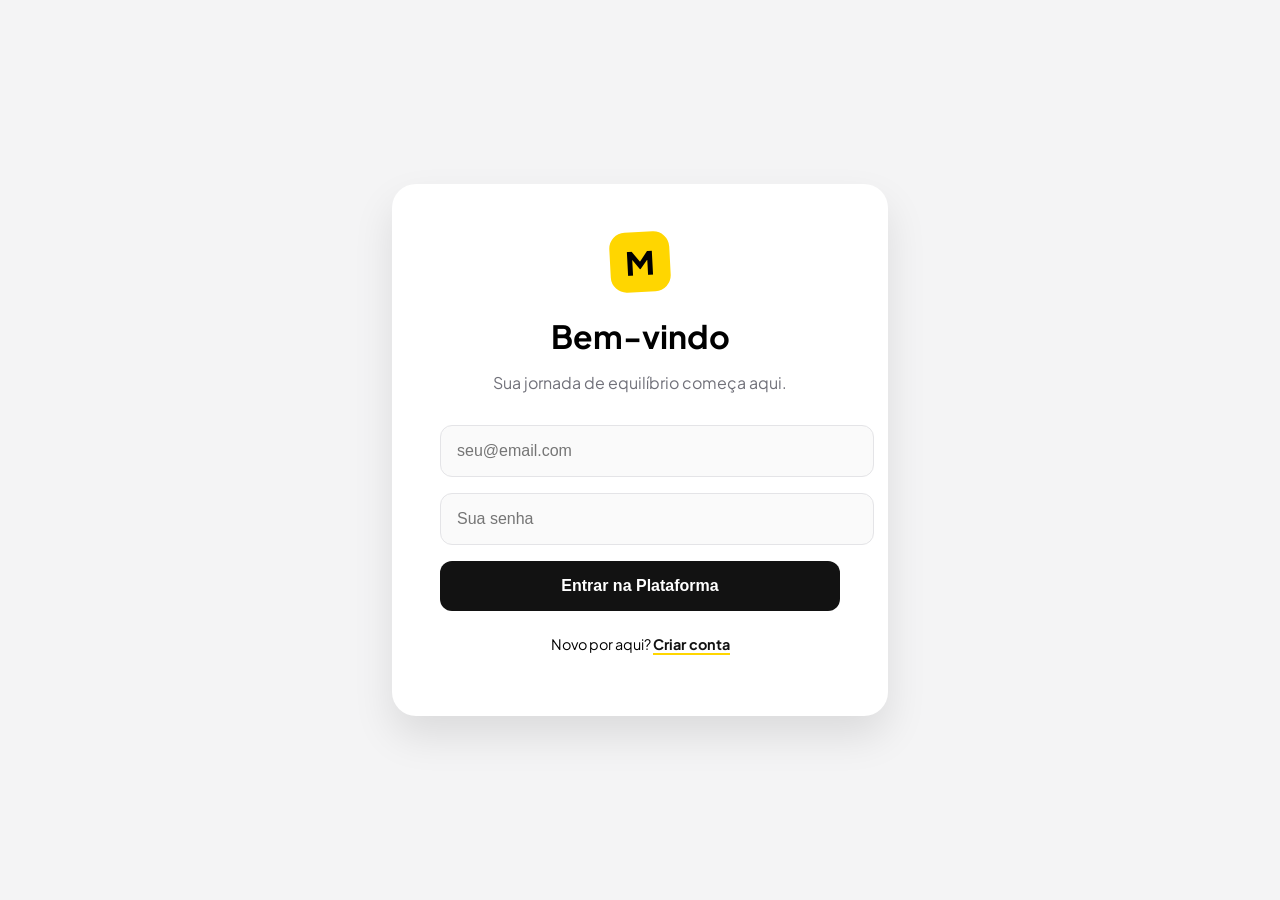
<file: index.html>
<!DOCTYPE html>
<html lang="pt-BR">
  <head>
    <meta charset="UTF-8" />
    <meta name="viewport" content="width=device-width, initial-scale=1.0" />
    <title>MindWell | Bem-estar Gamificado</title>
    <link rel="stylesheet" href="home.css" />
    <link href="https://fonts.googleapis.com/css2?family=Plus+Jakarta+Sans:wght@400;600;800&display=swap" rel="stylesheet" />
  </head>
  <body>
    <!-- LAYER ZEN -->
    <div id="zen-layer">
      <div class="zen-circle"></div>
      <h2 style="margin-top: 3rem; font-weight: 300">Inspire... Expire...</h2>
      <button class="btn-icon" style="margin-top: 2rem; border: 1px solid white; color: white" onclick="toggleZenMode()">Sair do Refúgio</button>
    </div>

    <!-- MODAL & TOASTS -->
    <div id="modal-overlay" class="overlay"><div id="modal-content" class="modal-box"></div></div>
    <div id="toast-container"></div>

    <!-- HEADER -->
    <header class="dashboard-header">
      <div class="brand">
        <!-- ESPAÇO PARA LOGO -->
        <div class="logo-container">
          <!-- Substitua o src pela URL da sua logo real -->
          <img src="cabe.png"Logo" class="logo-img" />
        </div>
        <span class="brand-text">MindWell</span>
      </div>
      <div class="nav-actions">
        <button class="btn-icon" onclick="toggleDarkMode()">🌗</button>
        <div class="user-avatar-container" onclick="openShop()" title="Abrir Loja">
          <div class="user-avatar">U</div>
          <div class="avatar-accessory" id="avatar-accessory-header"></div>
        </div>
        <button class="btn-icon" id="logout-btn">🚪</button>
      </div>
    </header>

    <div class="main-wrapper">
      <!-- COLUNA ESQUERDA (Reflexão) -->
      <div class="sidebar-left">
        <!-- MOOD PIXEL -->
        <div class="card">
          <div class="card-title">📅 Calendário de Humor</div>
          <p style="font-size: 0.8rem; color: var(--text-muted); margin-bottom: 10px">Registre como foi seu dia.</p>
          <div id="mood-grid" class="mood-grid"></div>
          <div style="display: flex; justify-content: space-between; font-size: 0.7rem; margin-top: 5px; opacity: 0.6"><span>😐 Neutro</span><span>😄 Bom</span></div>
        </div>

        <!-- CÁPSULA -->
        <div class="card" style="margin-top: 2rem">
          <div class="card-title">💌 Cápsula do Tempo</div>
          <textarea id="capsule-input" class="capsule-input" rows="3" placeholder="Um recado para o futuro..."></textarea>
          <button class="btn-main" onclick="createCapsule()">Selar Mensagem</button>
          <div id="capsule-list" class="capsule-list"></div>
        </div>

        <!-- NOVO: MENSAGENS AUTOMÁTICAS -->
        <div class="card" style="margin-top: 2rem; text-align: center; border-color: var(--primary)">
          <div class="card-title" style="justify-content: center">✨ Inspiração</div>
          <p id="auto-quote" class="quote-text">"Carregando motivação..."</p>
          <div class="quote-progress">
            <div class="quote-bar"></div>
          </div>
        </div>
      </div>

      <!-- COLUNA CENTRAL (Ação) -->
      <div class="main-feed">
        <!-- HERO -->
        <div class="hero-card">
          <div>
            <h1 style="font-size: 1.8rem; margin-bottom: 0.5rem">Olá, Usuário!</h1>
            <p>Vamos cuidar da sua mente hoje?</p>
            <div class="hero-stats">
              <div class="stat-box">
                <div style="font-size: 0.8rem; opacity: 0.7">Nível</div>
                <div class="value" id="display-level">1</div>
              </div>
              <div class="stat-box">
                <div style="font-size: 0.8rem; opacity: 0.7">XP Total</div>
                <div class="value" id="display-xp">0</div>
              </div>
            </div>
          </div>
          <div style="font-size: 4rem; opacity: 0.2">🏆</div>
        </div>

        <!-- MISSÕES -->
        <div class="card" style="margin-top: 2rem">
          <div class="card-title">🎯 Missões Diárias</div>
          <div id="mission-list" style="display: flex; flex-direction: column; gap: 10px"></div>
        </div>

        <!-- ATIVIDADES / ENERGIZAR -->
        <div class="card" style="margin-top: 2rem">
          <div class="card-title">⚡ Energizar e Focar</div>
          <div class="activities-grid">
            <div class="activity-card" onclick="openBreathingModal()">
              <span class="act-icon">🌬️</span>
              <span class="act-name">Respirar</span>
            </div>
            <div class="activity-card" onclick="openQuiz()">
              <span class="act-icon">🧠</span>
              <span class="act-name">Quiz</span>
            </div>
            <div class="activity-card" onclick="startFocusTimer()">
              <span class="act-icon">⏱️</span>
              <span class="act-name">Foco 1m</span>
            </div>
            <div class="activity-card" onclick="toggleZenMode()">
              <span class="act-icon">🧘</span>
              <span class="act-name">Modo Zen</span>
            </div>
          </div>
        </div>
      </div>

      <!-- COLUNA DIREITA (Social/Chat) -->
      <div class="sidebar-right">
        <!-- CHATBOT -->
        <div class="card chat-container">
          <div class="card-title">💬 MindBot</div>
          <div class="chat-history" id="chat-history"></div>
          <div class="chat-input-box">
            <input type="text" id="chat-input" class="chat-input" placeholder="Digite aqui..." autocomplete="off" />
            <button id="chat-send-btn" class="btn-icon" style="background: var(--primary); color: black">➤</button>
          </div>
        </div>

        <!-- LOJA -->
        <div class="card" style="margin-top: 2rem; cursor: pointer" onclick="openShop()">
          <div class="card-title">🛍️ Loja de XP</div>
          <p style="font-size: 0.9rem; color: var(--text-muted)">Personalize seu avatar.</p>
          <div style="margin-top: 10px; font-size: 2rem; text-align: center">🕶️ 👑 🌸</div>
        </div>
      </div>
    </div>

    <script src="home.js"></script>
  </body>
</html>
</file>
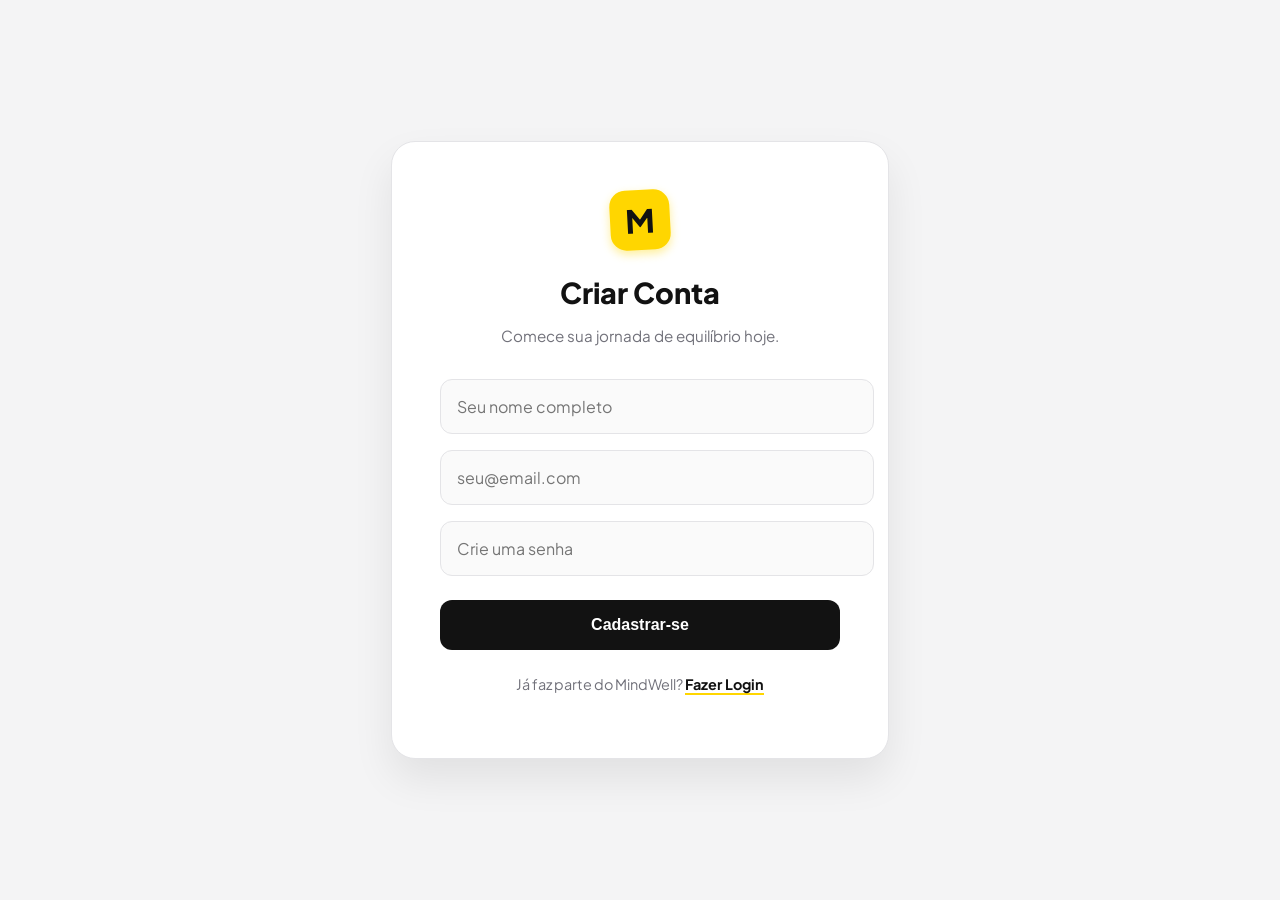
<file: cadastro.html>
<!DOCTYPE html>
<html lang="pt-BR">
  <head>
    <meta charset="UTF-8" />
    <meta name="viewport" content="width=device-width, initial-scale=1.0" />
    <title>Cadastro - MindWell</title>
    <link rel="stylesheet" href="cadastro.css" />
    <link href="https://fonts.googleapis.com/css2?family=Plus+Jakarta+Sans:wght@400;700;900&display=swap" rel="stylesheet" />
  </head>
  <body>
    <!-- Container para Alertas Animados -->
    <div id="toast-container"></div>

    <div class="auth-card">
      <!-- Logo Rotacionada -->
      <div class="logo">M</div>

      <h1 style="margin-bottom: 0.5rem">Criar Conta</h1>
      <p style="color: #71717a; margin-bottom: 2rem">Comece sua jornada de equilíbrio hoje.</p>

      <form id="register-form">
        <input type="text" id="reg-name" placeholder="Seu nome completo" required />
        <input type="email" id="reg-email" placeholder="seu@email.com" required />
        <input type="password" id="reg-password" placeholder="Crie uma senha" required />

        <button type="submit" class="btn">Cadastrar-se</button>
      </form>

      <p style="margin-top: 1.5rem; font-size: 0.9rem; color: #71717a">Já faz parte do MindWell? <a href="login.html">Fazer Login</a></p>
    </div>

    <script src="cadastro.js"></script>
  </body>
</html>
</file>
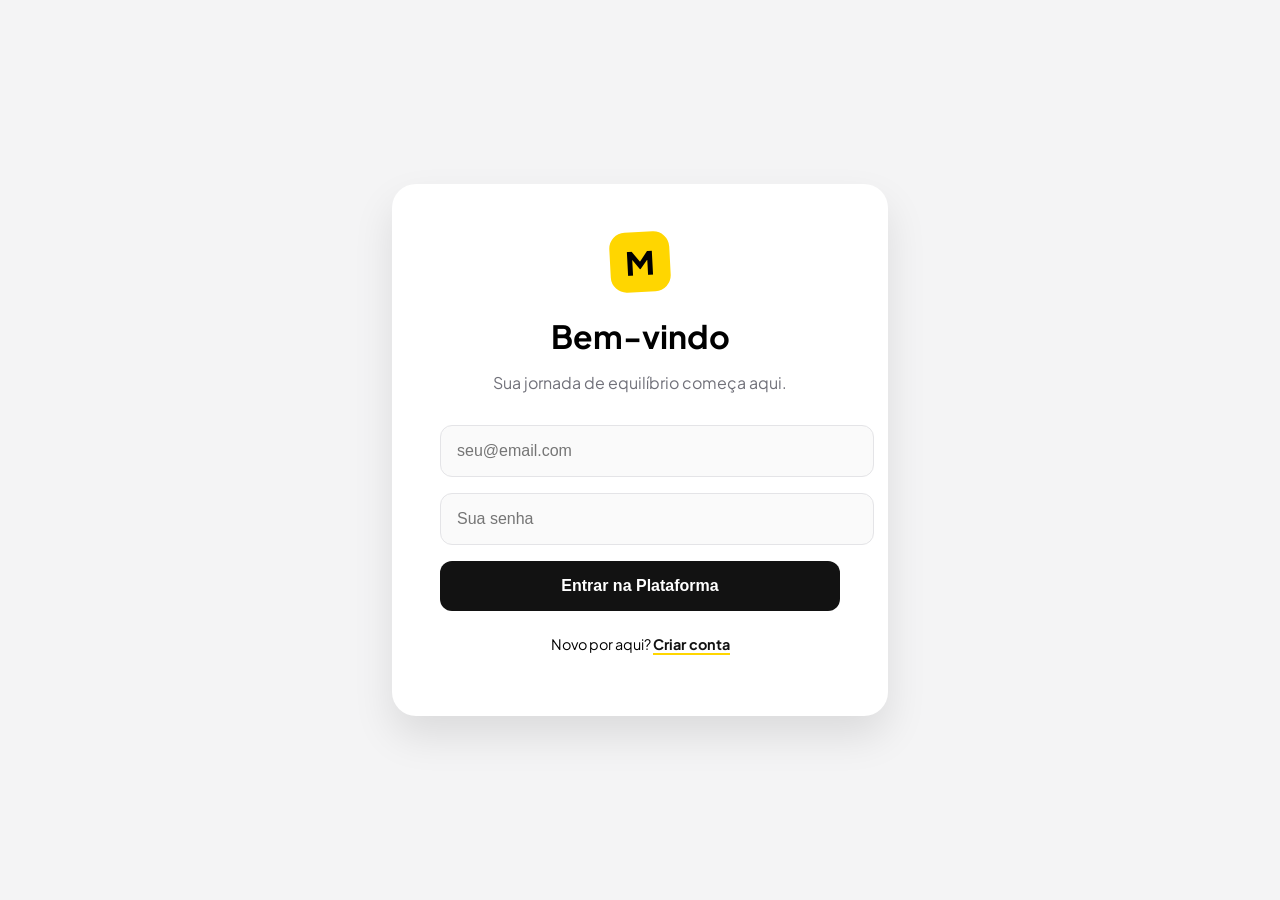
<file: login.html>
<!DOCTYPE html>
<html lang="pt-BR">
  <head>
    <meta charset="UTF-8" />
    <meta name="viewport" content="width=device-width, initial-scale=1.0" />
    <title>Login - MindWell</title>
    <link rel="stylesheet" href="login.css" />
    <link href="https://fonts.googleapis.com/css2?family=Plus+Jakarta+Sans:wght@400;700;900&display=swap" rel="stylesheet" />
  </head>
  <body>
    <div class="auth-card">
      <div class="logo">M</div>
      <h1 style="margin-bottom: 0.5rem">Bem-vindo</h1>
      <p style="color: #71717a; margin-bottom: 2rem">Sua jornada de equilíbrio começa aqui.</p>

      <form id="login-form">
        <input type="email" id="login-email" placeholder="seu@email.com" required />
        <input type="password" id="login-password" placeholder="Sua senha" required />
        <button type="submit" class="btn">Entrar na Plataforma</button>
      </form>

      <p style="margin-top: 1.5rem; font-size: 0.9rem">Novo por aqui? <a href="cadastro.html">Criar conta</a></p>
    </div>
    <script src="login.js"></script>
  </body>
</html>
</file>
<file: home.css>
:root {
  /* Paleta Premium */
  --primary: #ffd600;
  --primary-hover: #ffea00;
  --dark-surface: #121212;
  --dark-card: #1e1e1e;
  --light-surface: #f4f4f5;
  --light-card: #ffffff;

  /* Cores Funcionais */
  --success: #00e676;
  --danger: #ff1744;
  --text-main: #2d2d2d;
  --text-muted: #71717a;
  --border: #e4e4e7;
  --shadow: 0 4px 6px -1px rgba(0, 0, 0, 0.05);
  --glass: rgba(255, 255, 255, 0.7);
}

body.dark-mode {
  --bg-app: var(--dark-surface);
  --bg-card: var(--dark-card);
  --text-main: #ffffff;
  --text-muted: #a1a1aa;
  --border: #27272a;
}

* {
  margin: 0;
  padding: 0;
  box-sizing: border-box;
  font-family: "Plus Jakarta Sans", sans-serif;
  transition: all 0.25s ease;
}
body {
  background-color: var(--bg-app);
  color: var(--text-main);
  min-height: 100vh;
  overflow-x: hidden;
}

/* --- HEADER & LOGO --- */
.dashboard-header {
  position: sticky;
  top: 0;
  z-index: 50;
  background: var(--glass);
  backdrop-filter: blur(12px);
  padding: 1rem 2rem;
  display: flex;
  justify-content: space-between;
  align-items: center;
  border-bottom: 1px solid var(--border);
}
.brand {
  display: flex;
  align-items: center;
  gap: 12px;
}

/* Novo Estilo da Logo */
.logo-container {
  width: 40px;
  height: 40px;
  border-radius: 12px;
  overflow: hidden;
  display: flex;
  align-items: center;
  justify-content: center;
  background: var(--primary); /* Fallback se img falhar */
}
.logo-img {
  width: 100%;
  height: 100%;
  object-fit: cover;
}

.brand-text {
  font-size: 1.2rem;
  font-weight: 800;
  letter-spacing: -0.5px;
}
.nav-actions {
  display: flex;
  gap: 1rem;
  align-items: center;
}
.btn-icon {
  background: transparent;
  border: none;
  font-size: 1.2rem;
  padding: 8px;
  border-radius: 50%;
  cursor: pointer;
  color: var(--text-main);
}
.btn-icon:hover {
  background: rgba(0, 0, 0, 0.05);
}

/* --- MENSAGENS AUTOMÁTICAS --- */
.quote-text {
  font-size: 1rem;
  line-height: 1.5;
  font-style: italic;
  min-height: 80px;
  display: flex;
  align-items: center;
  justify-content: center;
  transition: opacity 0.5s ease-in-out;
  color: var(--text-main);
  font-weight: 500;
}
.quote-progress {
  width: 100%;
  height: 4px;
  background: rgba(0, 0, 0, 0.05);
  border-radius: 2px;
  overflow: hidden;
  margin-top: 10px;
}
.quote-bar {
  height: 100%;
  background: var(--primary);
  width: 0%;
  animation: progressLoad 8s linear infinite;
}

@keyframes progressLoad {
  0% {
    width: 0%;
  }
  100% {
    width: 100%;
  }
}

/* --- LAYOUT --- */
.main-wrapper {
  max-width: 1400px;
  margin: 0 auto;
  padding: 2rem;
  width: 100%;
  display: grid;
  grid-template-columns: 300px 1fr 350px;
  gap: 2rem;
  align-items: start;
}
@media (max-width: 1100px) {
  .main-wrapper {
    grid-template-columns: 1fr 350px;
  }
  .sidebar-left {
    display: none;
  }
}
@media (max-width: 800px) {
  .main-wrapper {
    grid-template-columns: 1fr;
    padding: 1rem;
  }
}

/* --- CARDS --- */
.card {
  background: var(--bg-card);
  border-radius: 24px;
  padding: 1.5rem;
  border: 1px solid var(--border);
  box-shadow: var(--shadow);
  position: relative;
  overflow: hidden;
}
.card-title {
  font-size: 1.1rem;
  font-weight: 700;
  margin-bottom: 1.2rem;
  display: flex;
  justify-content: space-between;
  align-items: center;
}

/* --- ELEMENTOS GERAIS (Mantidos) --- */
.activities-grid {
  display: grid;
  grid-template-columns: repeat(2, 1fr);
  gap: 1rem;
}
.activity-card {
  background: var(--bg-app);
  border: 1px solid var(--border);
  border-radius: 16px;
  padding: 1.2rem;
  cursor: pointer;
  text-align: center;
  transition: 0.2s;
  display: flex;
  flex-direction: column;
  align-items: center;
  justify-content: center;
}
.activity-card:hover {
  background: var(--primary);
  color: black;
  transform: translateY(-3px);
  border-color: var(--primary);
}
.act-icon {
  font-size: 2rem;
  margin-bottom: 0.5rem;
  display: block;
}
.act-name {
  font-weight: 700;
  font-size: 0.9rem;
}

.btn-main {
  background: var(--primary);
  color: black;
  padding: 12px;
  border-radius: 12px;
  border: none;
  font-weight: 700;
  width: 100%;
  cursor: pointer;
  box-shadow: 0 2px 5px rgba(0, 0, 0, 0.1);
}
.btn-main:hover {
  background: var(--primary-hover);
  transform: translateY(-2px);
}

/* Chatbot */
.chat-container {
  height: 400px;
  display: flex;
  flex-direction: column;
}
.chat-history {
  flex: 1;
  overflow-y: auto;
  padding: 1rem 0;
  display: flex;
  flex-direction: column;
  gap: 1rem;
  scrollbar-width: thin;
  scrollbar-color: var(--border) transparent;
}
.chat-bubble {
  max-width: 85%;
  padding: 12px 16px;
  border-radius: 18px;
  font-size: 0.95rem;
  line-height: 1.5;
  animation: popIn 0.3s ease;
  position: relative;
}
.bubble-bot {
  background: var(--bg-app);
  color: var(--text-main);
  align-self: flex-start;
  border-bottom-left-radius: 4px;
  border: 1px solid var(--border);
}
.bubble-user {
  background: var(--primary);
  color: black;
  align-self: flex-end;
  border-bottom-right-radius: 4px;
  font-weight: 600;
}
.chat-input-box {
  display: flex;
  gap: 10px;
  margin-top: 10px;
}
.chat-input {
  flex: 1;
  padding: 12px;
  border-radius: 12px;
  border: 1px solid var(--border);
  background: var(--bg-app);
  color: var(--text-main);
  outline: none;
}
.chat-input:focus {
  border-color: var(--primary);
}

/* Mood & Loja */
.mood-grid {
  display: grid;
  grid-template-columns: repeat(7, 1fr);
  gap: 6px;
}
.mood-cell {
  aspect-ratio: 1;
  border-radius: 6px;
  background: var(--bg-app);
  border: 1px solid var(--border);
  display: grid;
  place-items: center;
  font-size: 0.7rem;
  color: var(--text-muted);
}
.mood-cell.today {
  border-color: var(--text-main);
  border-width: 2px;
  cursor: pointer;
}
.mood-great {
  background: #00e676;
  border-color: #00e676;
  color: white;
}
.mood-ok {
  background: #ffd600;
  border-color: #ffd600;
  color: black;
}
.mood-bad {
  background: #ff1744;
  border-color: #ff1744;
  color: white;
}
.mood-selector {
  display: flex;
  gap: 10px;
  justify-content: center;
  margin-top: 1rem;
}
.mood-btn {
  font-size: 1.5rem;
  cursor: pointer;
  padding: 5px;
  border-radius: 50%;
  background: transparent;
  border: none;
  transition: 0.2s;
}
.mood-btn:hover {
  transform: scale(1.2);
  background: var(--bg-app);
}

.shop-grid {
  display: grid;
  grid-template-columns: repeat(auto-fill, minmax(100px, 1fr));
  gap: 1rem;
}
.shop-item {
  background: var(--bg-app);
  border: 1px solid var(--border);
  border-radius: 16px;
  padding: 1rem;
  text-align: center;
  cursor: pointer;
}
.shop-item:hover {
  border-color: var(--primary);
  transform: translateY(-3px);
}
.shop-item.owned {
  border-color: var(--success);
  background: rgba(0, 230, 118, 0.05);
}
.shop-icon {
  font-size: 2.5rem;
  display: block;
  margin-bottom: 0.5rem;
}
.shop-buy-btn {
  width: 100%;
  margin-top: 5px;
  padding: 5px;
  border-radius: 8px;
  border: none;
  font-weight: bold;
  cursor: pointer;
}
.btn-buy {
  background: var(--text-main);
  color: var(--bg-card);
}
.btn-equip {
  background: var(--primary);
  color: black;
}

.capsule-input {
  width: 100%;
  padding: 1rem;
  border-radius: 12px;
  border: 1px solid var(--border);
  background: var(--bg-app);
  color: var(--text-main);
  resize: none;
  outline: none;
  margin-bottom: 10px;
}
.capsule-list {
  margin-top: 1rem;
  display: flex;
  flex-direction: column;
  gap: 0.5rem;
}
.capsule-item {
  background: var(--bg-app);
  padding: 10px;
  border-radius: 12px;
  border: 1px solid var(--border);
  display: flex;
  align-items: center;
  gap: 10px;
  opacity: 0.7;
}
.capsule-item.unlocked {
  opacity: 1;
  border-color: var(--primary);
  background: rgba(255, 214, 0, 0.1);
  cursor: pointer;
}

.hero-card {
  grid-column: 1 / -1;
  background: linear-gradient(135deg, var(--primary) 0%, #ffc107 100%);
  border-radius: 24px;
  padding: 2.5rem;
  color: black;
  display: flex;
  justify-content: space-between;
  position: relative;
  overflow: hidden;
}
body.dark-mode .hero-card {
  background: linear-gradient(135deg, #ffd600 0%, #ffa000 100%);
}
.hero-stats {
  display: flex;
  gap: 2rem;
  margin-top: 1rem;
}
.stat-box .value {
  font-size: 2.5rem;
  font-weight: 900;
}

.mission-item {
  padding: 1rem;
  background: var(--bg-app);
  border-radius: 16px;
  margin-bottom: 0.8rem;
  display: flex;
  align-items: center;
  gap: 10px;
  cursor: pointer;
}
.mission-item.done {
  opacity: 0.5;
  text-decoration: line-through;
}
.check-circle {
  width: 24px;
  height: 24px;
  border: 2px solid var(--text-muted);
  border-radius: 50%;
  display: grid;
  place-items: center;
}
.mission-item.done .check-circle {
  background: var(--success);
  border-color: var(--success);
  color: white;
}

/* Avatar */
.user-avatar-container {
  position: relative;
  width: 40px;
  height: 40px;
  cursor: pointer;
}
.user-avatar {
  width: 100%;
  height: 100%;
  background: var(--text-main);
  color: var(--bg-app);
  border-radius: 12px;
  display: grid;
  place-items: center;
  font-weight: bold;
}
.avatar-accessory {
  position: absolute;
  top: -10px;
  right: -10px;
  font-size: 1.2rem;
  filter: drop-shadow(0 2px 2px rgba(0, 0, 0, 0.2));
  animation: popIn 0.3s;
}

/* Utils */
.overlay {
  position: fixed;
  inset: 0;
  background: rgba(0, 0, 0, 0.6);
  backdrop-filter: blur(5px);
  z-index: 100;
  display: grid;
  place-items: center;
  opacity: 0;
  pointer-events: none;
  transition: 0.3s;
}
.overlay.active {
  opacity: 1;
  pointer-events: all;
}
.modal-box {
  background: var(--bg-card);
  padding: 2rem;
  border-radius: 24px;
  width: 90%;
  max-width: 500px;
  border: 1px solid var(--border);
  transform: scale(0.9);
  transition: 0.3s;
}
.overlay.active .modal-box {
  transform: scale(1);
}
#toast-container {
  position: fixed;
  top: 20px;
  right: 20px;
  z-index: 200;
}
.toast {
  background: var(--bg-card);
  padding: 1rem;
  border-radius: 12px;
  border-left: 5px solid var(--primary);
  box-shadow: 0 10px 30px rgba(0, 0, 0, 0.2);
  margin-bottom: 10px;
  animation: popIn 0.3s;
  color: var(--text-main);
}

#zen-layer {
  position: fixed;
  inset: 0;
  background: var(--dark-surface);
  z-index: 200;
  display: flex;
  flex-direction: column;
  align-items: center;
  justify-content: center;
  opacity: 0;
  pointer-events: none;
  transition: 1s;
  color: white;
}
#zen-layer.active {
  opacity: 1;
  pointer-events: all;
}
.zen-circle {
  width: 150px;
  height: 150px;
  border-radius: 50%;
  background: var(--primary);
  animation: breathe 8s infinite ease-in-out;
  box-shadow: 0 0 50px var(--primary);
}

@keyframes breathe {
  0%,
  100% {
    transform: scale(1);
    opacity: 0.5;
  }
  50% {
    transform: scale(1.8);
    opacity: 1;
  }
}
@keyframes popIn {
  from {
    transform: scale(0.9);
    opacity: 0;
  }
  to {
    transform: scale(1);
    opacity: 1;
  }
}
</file>
<file: cadastro.css>
:root {
  --primary: #ffd600;
  --bg: #f4f4f5;
  --card: #ffffff;
  --text: #121212;
  --border: #e4e4e7;
  --text-muted: #71717a;
  --success: #00e676;
  --danger: #ff1744;
}

body {
  margin: 0;
  font-family: "Plus Jakarta Sans", sans-serif;
  background: var(--bg);
  min-height: 100vh;
  display: grid;
  place-items: center;
  color: var(--text);
  /* overflow: hidden removido para evitar cortar o toast */
}

/* Cartão Centralizado */
.auth-card {
  background: var(--card);
  padding: 3rem;
  border-radius: 24px;
  box-shadow: 0 20px 40px rgba(0, 0, 0, 0.08);
  text-align: center;
  width: 90%;
  max-width: 400px;
  border: 1px solid var(--border);
  position: relative;
  z-index: 1;
}

.logo {
  width: 60px;
  height: 60px;
  background: var(--primary);
  border-radius: 16px;
  margin: 0 auto 1.5rem;
  display: grid;
  place-items: center;
  font-size: 2rem;
  font-weight: 900;
  transform: rotate(-3deg);
  color: var(--text);
  box-shadow: 0 4px 10px rgba(255, 214, 0, 0.4);
}

h1 {
  font-size: 1.8rem;
  font-weight: 800;
  margin: 0;
  color: var(--text);
}
p {
  font-size: 0.95rem;
  line-height: 1.5;
}

input {
  width: 100%;
  padding: 1rem;
  margin-bottom: 1rem;
  border: 1px solid var(--border);
  border-radius: 12px;
  background: #fafafa;
  font-size: 1rem;
  outline: none;
  transition: 0.2s ease;
  color: var(--text);
  font-family: inherit;
}
input:focus {
  border-color: var(--primary);
  background: white;
  box-shadow: 0 0 0 4px rgba(255, 214, 0, 0.15);
}

.btn {
  width: 100%;
  padding: 1rem;
  background: var(--text);
  color: white;
  border: none;
  border-radius: 12px;
  font-weight: 700;
  cursor: pointer;
  font-size: 1rem;
  transition: 0.2s;
  margin-top: 0.5rem;
}
.btn:hover {
  transform: translateY(-2px);
  box-shadow: 0 10px 20px rgba(0, 0, 0, 0.15);
  background: black;
}

a {
  color: var(--text);
  font-weight: 700;
  text-decoration: none;
  border-bottom: 2px solid var(--primary);
  transition: 0.2s;
}
a:hover {
  background: var(--primary);
}

/* --- CUSTOM TOASTS (Correção de Visibilidade) --- */
#toast-container {
  position: fixed;
  top: 20px;
  right: 20px;
  z-index: 9999; /* Z-index ultra alto */
  display: flex;
  flex-direction: column;
  gap: 10px;
  pointer-events: none;
}

.toast {
  background-color: white; /* Fallback sólido */
  background-color: var(--card);
  color: var(--text);
  padding: 1rem 1.5rem;
  border-radius: 12px;
  min-width: 300px;
  box-shadow: 0 10px 30px rgba(0, 0, 0, 0.2);
  border-left: 5px solid var(--primary);
  display: flex;
  align-items: center;
  gap: 15px;
  pointer-events: auto;

  /* Garante estado inicial visível */
  opacity: 0;
  transform: translateX(100%);
  animation: slideIn 0.4s cubic-bezier(0.175, 0.885, 0.32, 1.275) forwards;
}

.toast.success {
  border-left-color: var(--success);
}
.toast.error {
  border-left-color: var(--danger);
}

.toast-icon {
  font-size: 1.5rem;
}
.toast-content {
  display: flex;
  flex-direction: column;
  text-align: left;
}
.toast-title {
  font-weight: 800;
  font-size: 0.9rem;
  margin-bottom: 2px;
}
.toast-msg {
  font-size: 0.85rem;
  color: var(--text-muted);
}

@keyframes slideIn {
  from {
    transform: translateX(100%);
    opacity: 0;
  }
  to {
    transform: translateX(0);
    opacity: 1;
  }
}
</file>
<file: login.css>
:root {
  --primary: #ffd600;
  --bg: #f4f4f5;
  --card: #ffffff;
  --text: #121212;
}

body {
  margin: 0;
  font-family: "Plus Jakarta Sans", sans-serif;
  background: var(--bg);
  height: 100vh;
  display: grid;
  place-items: center;
}

.auth-card {
  background: var(--card);
  padding: 3rem;
  border-radius: 24px;
  box-shadow: 0 20px 40px rgba(0, 0, 0, 0.1);
  text-align: center;
  width: 100%;
  max-width: 400px;
}

.logo {
  width: 60px;
  height: 60px;
  background: var(--primary);
  border-radius: 16px;
  margin: 0 auto 1.5rem;
  display: grid;
  place-items: center;
  font-size: 2rem;
  font-weight: 900;
  transform: rotate(-3deg);
}

input {
  width: 100%;
  padding: 1rem;
  margin-bottom: 1rem;
  border: 1px solid #e4e4e7;
  border-radius: 12px;
  background: #fafafa;
  font-size: 1rem;
  outline: none;
}
input:focus {
  border-color: var(--primary);
  background: white;
}

.btn {
  width: 100%;
  padding: 1rem;
  background: var(--text);
  color: white;
  border: none;
  border-radius: 12px;
  font-weight: 700;
  cursor: pointer;
  font-size: 1rem;
  transition: 0.2s;
}
.btn:hover {
  transform: translateY(-2px);
  box-shadow: 0 10px 20px rgba(0, 0, 0, 0.2);
}

a {
  color: var(--text);
  font-weight: 700;
  text-decoration: none;
  border-bottom: 2px solid var(--primary);
}
</file>
